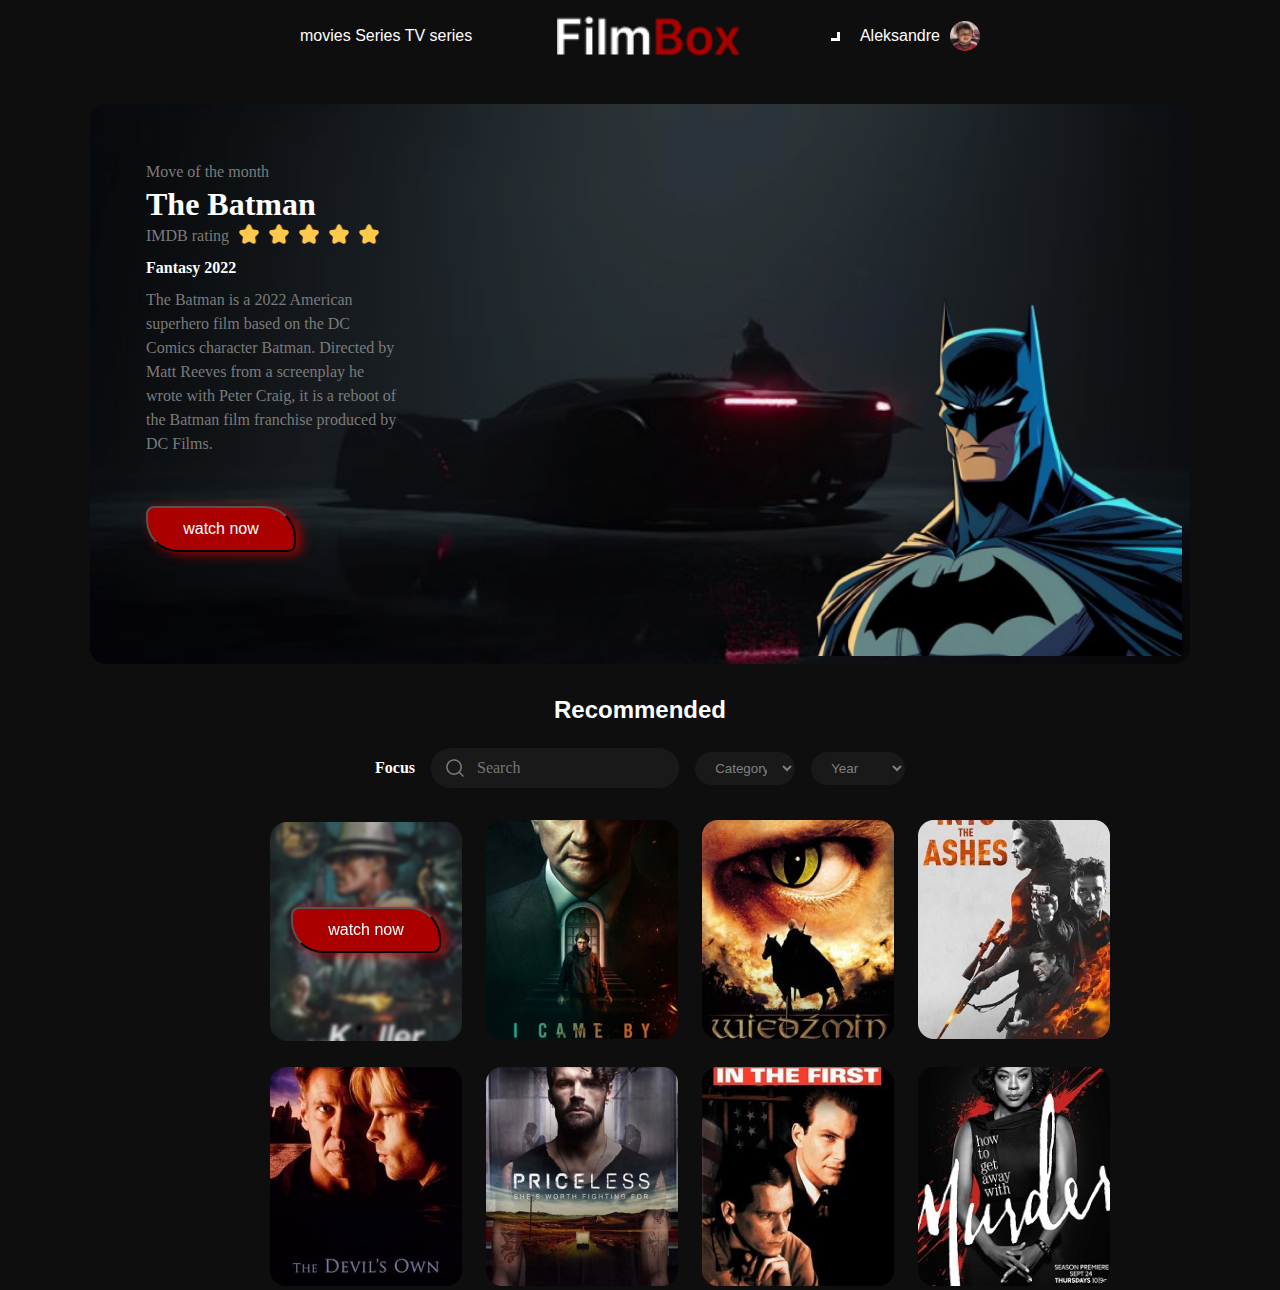
<file: index.html>
<!DOCTYPE html>
<html lang="en">
<head>
    <meta charset="UTF-8" />
    <meta name="viewport" content="width=device-width, initial-scale=1.0" />
    <title></title>
    <link rel="stylesheet" href="styles/main.css" />
</head>
<body>
    <div class="navbar">
        <div class="burger-menu">
            <a class="bar" href="#">movies</a>
            <a class="bar" href="#">Series</a>
            <a class="bar" href="#">TV series</a>
        </div>
        <div class="center">
            <img src="images/FilmBox.png" alt="Logo" />
        </div>
        <div class="right">
            <div class="arrow-down"></div>
            <div class="name">Aleksandre</div>
            <img src="images/myprofilepic.png" alt="Profile Picture" />
        </div>
    </div>
    <div class="left-right-container">
        <div class="left-side">
            <!-- Left side content here -->
            <div>
                <span>Move of the month</span>
                <h1>The Batman</h1>
            </div>
            <div Id="starImg">
                <span>IMDB rating</span>
                <img src="images/star.png" alt="Image 1" />
                <img src="images/star.png" alt="Image 2" />
                <img src="images/star.png" alt="Image 3" />
                <img src="images/star.png" alt="Image 4" />                    
                <img src="images/star.png" alt="Image 5" />
            </div>
            <div class="description">
                <p>Fantasy 2022</p>
                <span>The Batman is a 2022 American superhero film based on the DC Comics character Batman. Directed by Matt Reeves from a screenplay he wrote with Peter Craig, it is a reboot of the Batman film franchise produced by DC Films.</span>                </div>
                <button>
                    watch now
                </button>
            </div>
            <div class="right-side">
                <!-- Right side content here -->
                <img src="images/Batman.png" alt="batMan" />
            </div>
        </div>
    </div>
    <div class="container">
        <h2>Recommended</h2>
        <div class="dropdowns">
            <p>Focus</p>
            <div class="search">
                <img src="images/search.png" alt="Search" />
                <input type="text" placeholder="Search" />
            </div>
            <select>
                <option disabled selected>Category</option>
                <option value="genre">Horror</option>
                <option value="action">Action</option>
                <option value="comedy">Comedy</option>
                <option value="drama">Drama</option>
            </select>
            <select>
                <option disabled selected>Year</option>
                <option value="2022">2022</option>
                <option value="2021">2021</option>
                <option value="2020">2020</option>
            </select>
        </div>
    </div>
    <div class="containerOne">
        <div class="row">
            <div class="colOne">
                <button>
                    watch now
                </button>
            </div>
            <div class="colTwo">
                <img src="images/image (2).png" alt="#" />
            </div>
            <div class="colThee">
                <img src="images/image (3).png" alt="#" />
            </div>
            <div class="colFour">
                <img src="images/image (4).png" alt="#" />
            </div>
        </div>
        <div class="row">
            <div class="colFive">
                <img src="images/image (5).png" alt="#" />
            </div>
            <div class="colSix">
                <img src="images/image (6).png" alt="#" />
            </div>
            <div class="colSeven">
                <img src="images/image (7).png" alt="#" />
            </div>
            <div class="colEight">
                <img src="images/image (8).png" alt="#" />
            </div>
        </div>
    </div>

</body>
</html
</file>
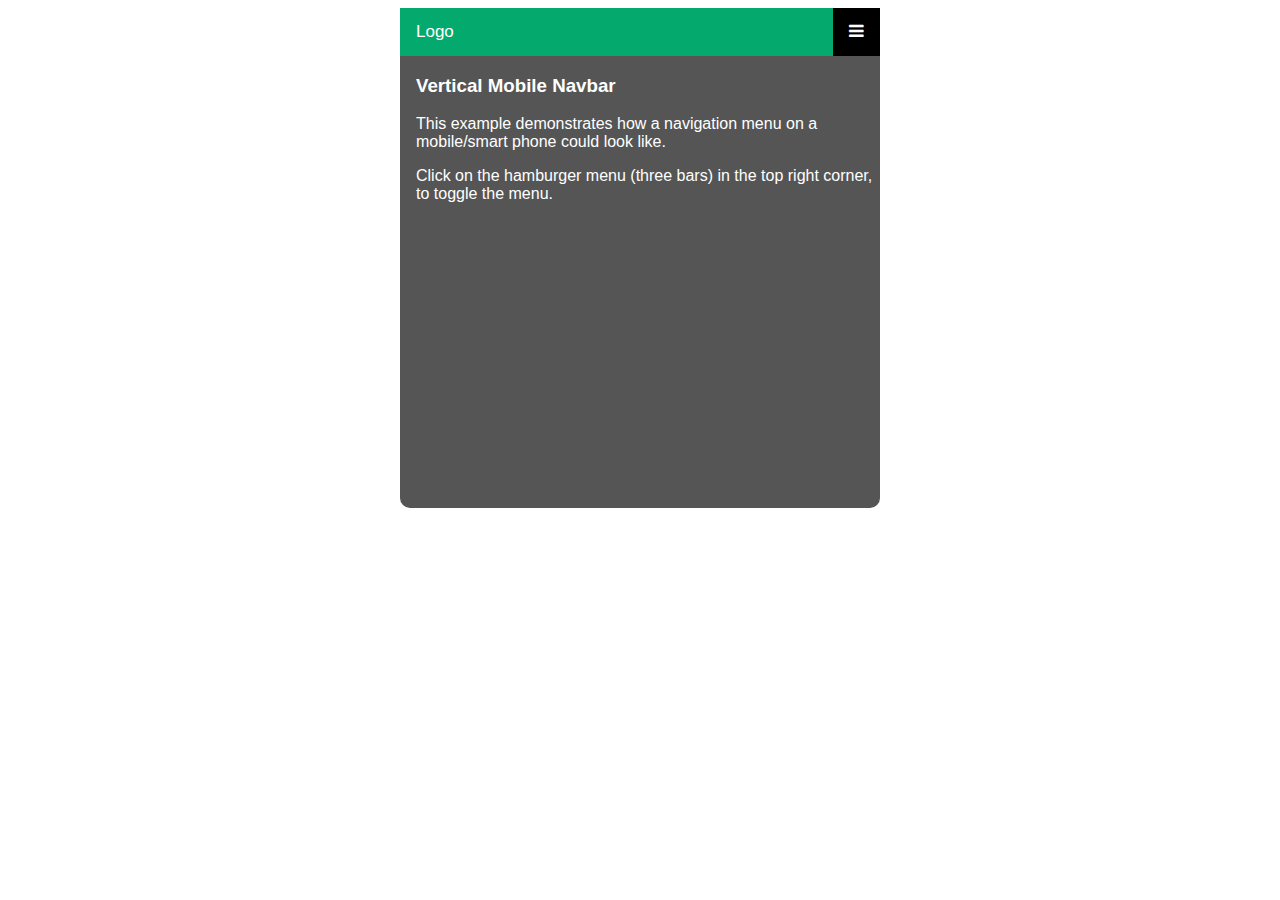
<file: ragaca.html>
<!DOCTYPE html>
<html>
<head>
<meta name="viewport" content="width=device-width, initial-scale=1">
<link rel="stylesheet" href="https://cdnjs.cloudflare.com/ajax/libs/font-awesome/4.7.0/css/font-awesome.min.css">
<style>
body {
  font-family: Arial, Helvetica, sans-serif;
}

.mobile-container {
  max-width: 480px;
  margin: auto;
  background-color: #555;
  height: 500px;
  color: white;
  border-radius: 10px;
}

.topnav {
  overflow: hidden;
  background-color: #333;
  position: relative;
}

.topnav #myLinks {
  display: none;
}

.topnav a {
  color: white;
  padding: 14px 16px;
  text-decoration: none;
  font-size: 17px;
  display: block;
}

.topnav a.icon {
  background: black;
  display: block;
  position: absolute;
  right: 0;
  top: 0;
}

.topnav a:hover {
  background-color: #ddd;
  color: black;
}

.active {
  background-color: #04AA6D;
  color: white;
}
</style>
</head>
<body>

<!-- Simulate a smartphone / tablet -->
<div class="mobile-container">

<!-- Top Navigation Menu -->
<div class="topnav">
  <a href="#home" class="active">Logo</a>
  <div id="myLinks">
    <a href="#news">News</a>
    <a href="#contact">Contact</a>
    <a href="#about">About</a>
  </div>
  <a href="javascript:void(0);" class="icon" onclick="myFunction()">
    <i class="fa fa-bars"></i>
  </a>
</div>

<div style="padding-left:16px">
  <h3>Vertical Mobile Navbar</h3>
  <p>This example demonstrates how a navigation menu on a mobile/smart phone could look like.</p>
  <p>Click on the hamburger menu (three bars) in the top right corner, to toggle the menu.</p>
</div>

<!-- End smartphone / tablet look -->
</div>
</body>
</html>
</file>
<file: styles/main.css>
* {
    padding: 0;
    margin: 0;
    box-sizing: border-box;
    font-family: Arial, sans-serif;
}

body {
    background-color: #0E0E0E;
}

span {
    color: #7B7B7B;
    align-self: stretch;
    font-family: 'Inter';
    font-size: 16px;
    font-style: normal;
    font-weight: 400;
    line-height: 24px;
}

p {
    color: #FFF;
    align-self: stretch;
    font-family: 'Inter';
    font-size: 16px;
    font-style: normal;
    font-weight: 700;
    line-height: 40px;
}

h1 {
    color: #FFF;
    align-self: stretch;
    font-family: 'Inter';
    font-size: 32px;
    font-style: normal;
    font-weight: 700;
    line-height: 40px;
}

.navbar {
    display: flex;
    max-width: 100%;
    padding: 16px 300px;
    justify-content: space-between;
    align-items: center;
    background-color: #0E0E0E;
}

.bar {
    gap: 24px;
    text-decoration: none;
    color: #fff;
}

.left {
    color: white;
    text-decoration: none;
    gap: 24px;
}

.left a {
    color: white;
    text-decoration: none;
}

.navbar .left, .navbar .center, .navbar .right {
    display: flex;
    align-items: center;
}
.navbar .left div, .navbar .right div {
    margin: 0 10px;
    color: white;
}
.navbar .center img {
    height: 40px;
}
.navbar .right img {
    height: 30px;
    border-radius: 50%;
}
.navbar .right .arrow-down {
    margin-left: 5px;
    border: solid white;
    border-width: 0 3px 3px 0;
    display: inline-block;
    padding: 3px;
}

.left-right-container {
    display: flex;
    justify-content: space-between;
    width: 1100px;
    height: 560px;
    margin: 0 auto;
    margin-top: 32px;
    padding: 8px;
    border-radius: 16px;
    background: url('../images/backgroundimg.png') lightgray 50% / cover no-repeat;;
}

.left-side {
    display: flex;
    flex-direction: column;
    width: 350px;
    padding: 48px;
}

.left-side button {
    display: flex;
    padding: 12px 24px;
    width: 150px;
    justify-content: center;
    font-size: 16px;
    margin-top: 50px;
    color: white;
    align-items: center;
    gap: 10px;
    border-radius: 8px 32px;
    background: #A00;
    box-shadow: 5px 2px 11.9px 0px #A00;
}

#starImg {
    display: flex;
    gap: 10px;
    flex-direction: row;
}

#starImg img {
    width: 20px;
    height: 20px;
}

.right-side img {
    width: 100%;
    height: 100%;
    flex-shrink: 0;
}

.container {
    display: flex;
    flex-direction: column;
    width: 530px;
    margin: 0 auto;
    text-align: center;
    justify-content: space-between;
    gap: 24px;
}

.container h2 {
    margin-top: 32px;
    color: #fff;
}

.dropdowns {
    display: flex;
    justify-content: center;
    align-items: center;
    gap: 16px;
    align-self: stretch;
}

.search {
    color: #FFF;
    font-family: 'Inter';
    font-size: 32px;
    font-style: normal;
    font-weight: 700;
    line-height: 40px;
    display: flex;
    width: 269px;
    padding: 8px 16px 8px 12px;
    align-items: center;
    gap: 10px;
    border-radius: 24px;
    background-color: #191919;
}

/* .focus {
    display: flex;
    width: 269px;
    flex-direction: column;
    align-items: flex-start;
    gap: 8px;
} */

.search:focus {
    display: flex;
    border: 1px solid red;
}

.search img {
    display: flex;
    width: 24px;
    height: 24px;
    justify-content: center;
    align-items: center;
    flex-shrink: 0;
}

.search input {
    display: flex;
    width: 100%;
    height: 100%;
    padding: 0;
    margin: 0;
    border: none;
    background-color: #191919;
    color: #FFF;
    font-family: 'Inter';
    font-size: 16px;
    font-style: normal;
    font-weight: 400;
    line-height: 24px;
}

.search input:focus {
    display: flex;
    border: 3px solid #191919;
}


.dropdowns select {
    display: flex;
    width: 100px;
    padding: 8px 12px 8px 16px;
    border-radius: 24px;
    background-color: #191919;
    color: grey;
    border: none;
}

.containerOne {
    display: flex;
    flex-direction: column;
    width: 740px;
    margin: 0 auto;
    margin-top: 32px;
    text-align: center;
    justify-content: space-between;
    gap: 24px;
}

.row {
    display: flex;
    width: 740px;
    align-items: center;
    gap: 24px;
}

.colOne {
    width: 192px;
    height: 219px;
    flex-shrink: 0;
    border-radius: 16px;
    background: #0000001a;
    backdrop-filter: blur(2px);
    background-image: url('../images/Rectangle\ 10.png');
}

.colOne button {
    display: flex;
    padding: 12px 24px;
    width: 150px;
    justify-content: center;
    font-size: 16px;
    margin: 0 auto;
    margin-top: 85px;
    color: white;
    align-items: center;
    gap: 10px;
    border-radius: 8px 32px;
    background: #A00;
    box-shadow: 5px 2px 11.9px 0px #A00;
}

   /* for tablet */
@media screen and (min-width: 768px) and (max-width: 1023px) {
    .navbar {
        display: flex;
        width: 768px;
        padding: 16px 32px;
        justify-content: space-between;
        align-items: center;
    }

    .left-right-container {
        width: 704px;
        height: 471px;
        flex-shrink: 0;
        background-image: url('../images/backgroundimg.png');
    }

    .left-side {
        width: 500px;
        padding: 24px;
    }

    .right-side img {
        width: 370px;
        height: 472px;
        flex-shrink: 0;
    }

    .container {
        width: 10px;
        padding: 0 16px;
    }

    .container1 

    .row {
        display: flex;
        width: 704px;
        flex-direction: row;
        align-items: center;
        gap: 24px;
    }

    .colOne {
        width: 158px;
        height: 219px;
        flex: 1 0 0;
    }

    .colTwo {
        width: 158px;
        height: 219px;
        flex: 1 0 0;
    }

    .colThree {
        width: 158px;
        height: 219px;
        flex: 1 0 0;
    }

    .colFour {
        width: 158px;
        height: 219px;
        flex: 1 0 0;
    }

    .colFive {
        width: 158px;
        height: 219px;
        flex: 1 0 0;
    }

    .colSix {
        width: 158px;
        height: 219px;
        flex: 1 0 0;
    }

    .colSeven {
        width: 158px;
        height: 219px;
        flex: 1 0 0;
    }

    .colEight {
        width: 158px;
        height: 219px;
        flex: 1 0 0;
    }
}
</file>
